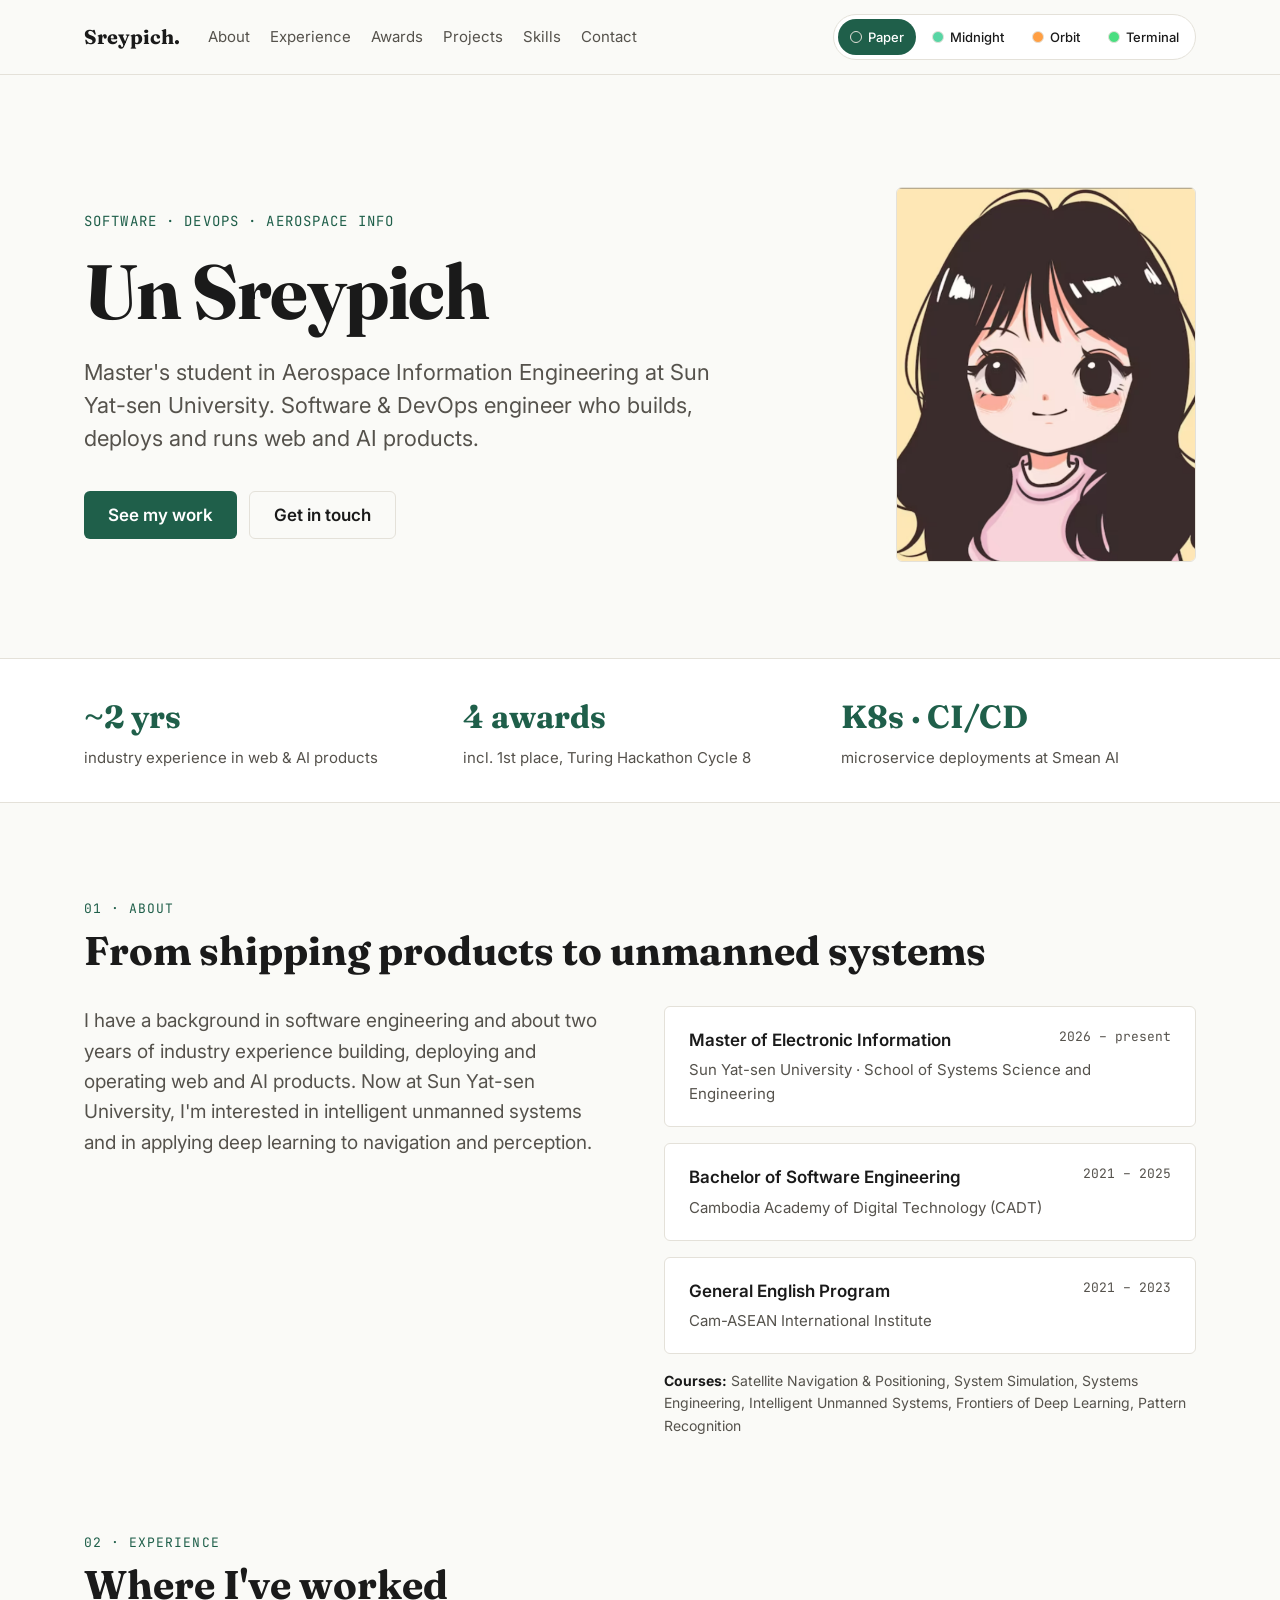
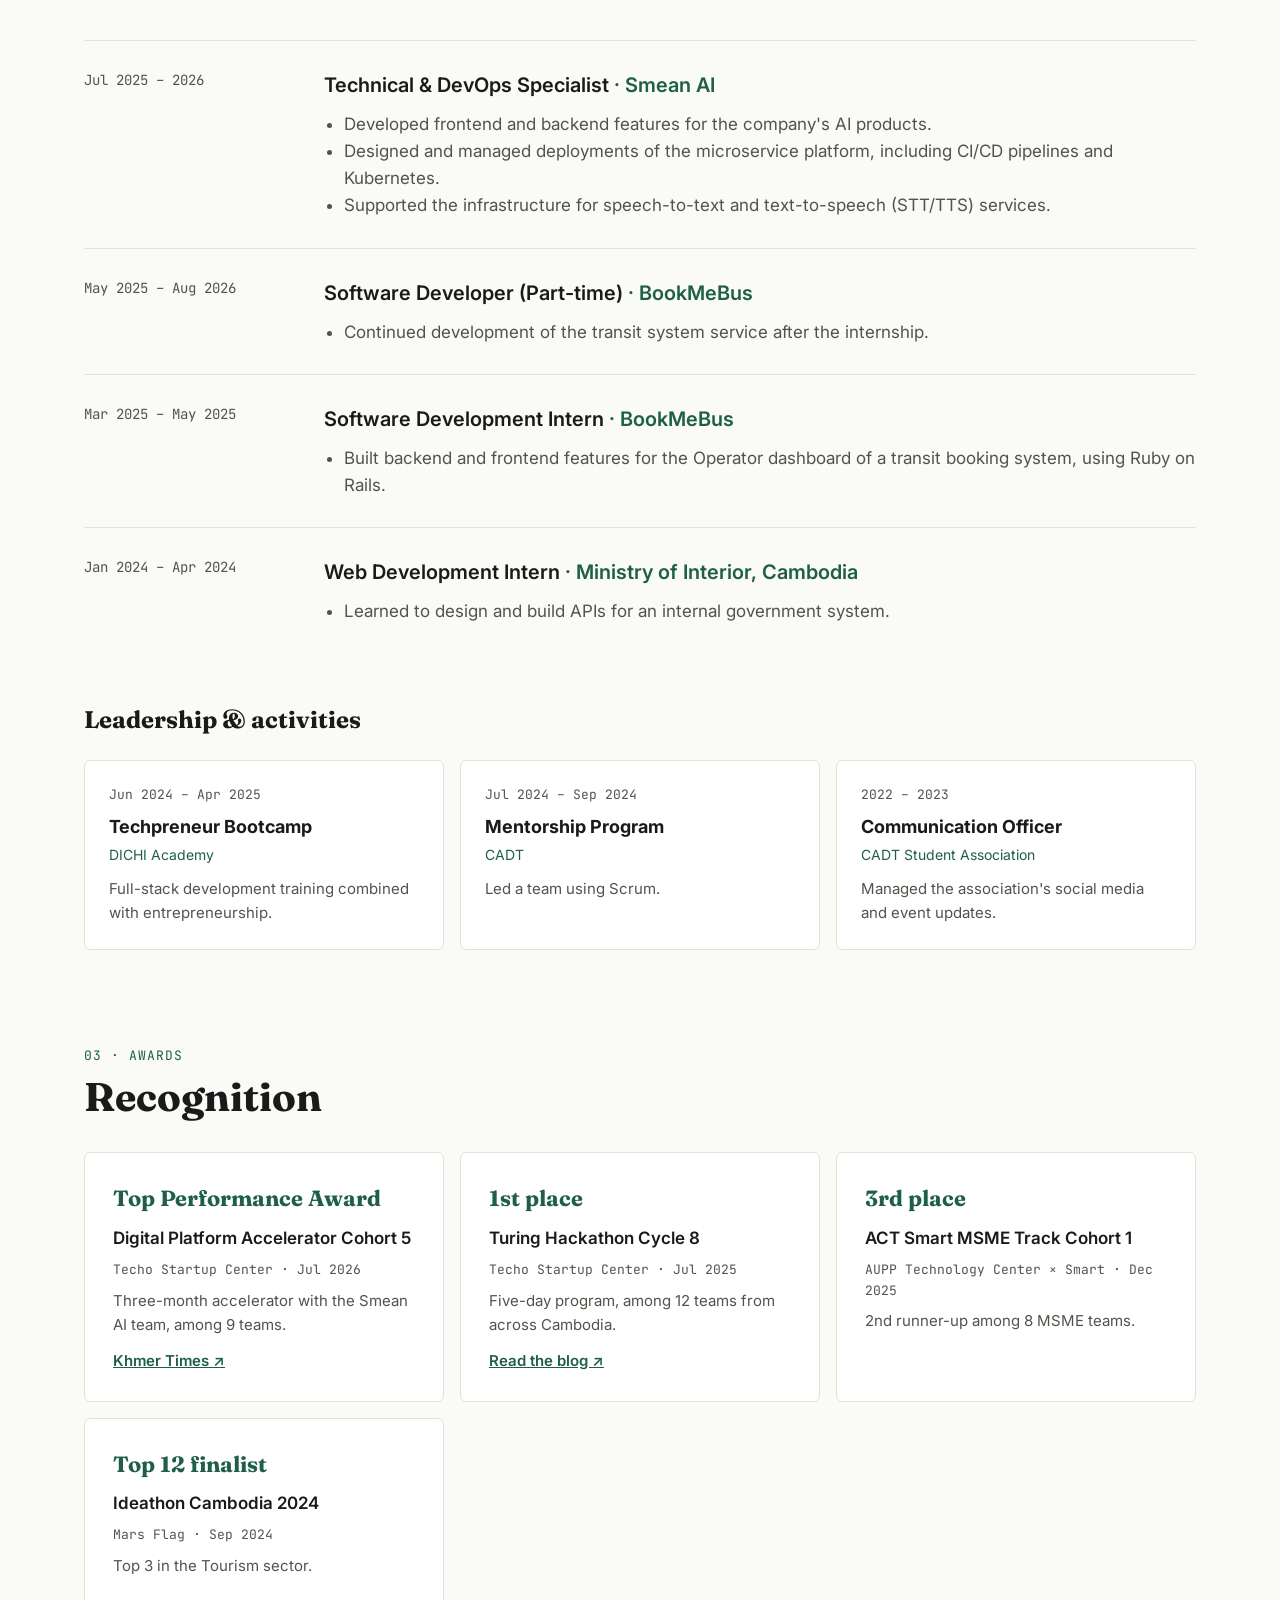
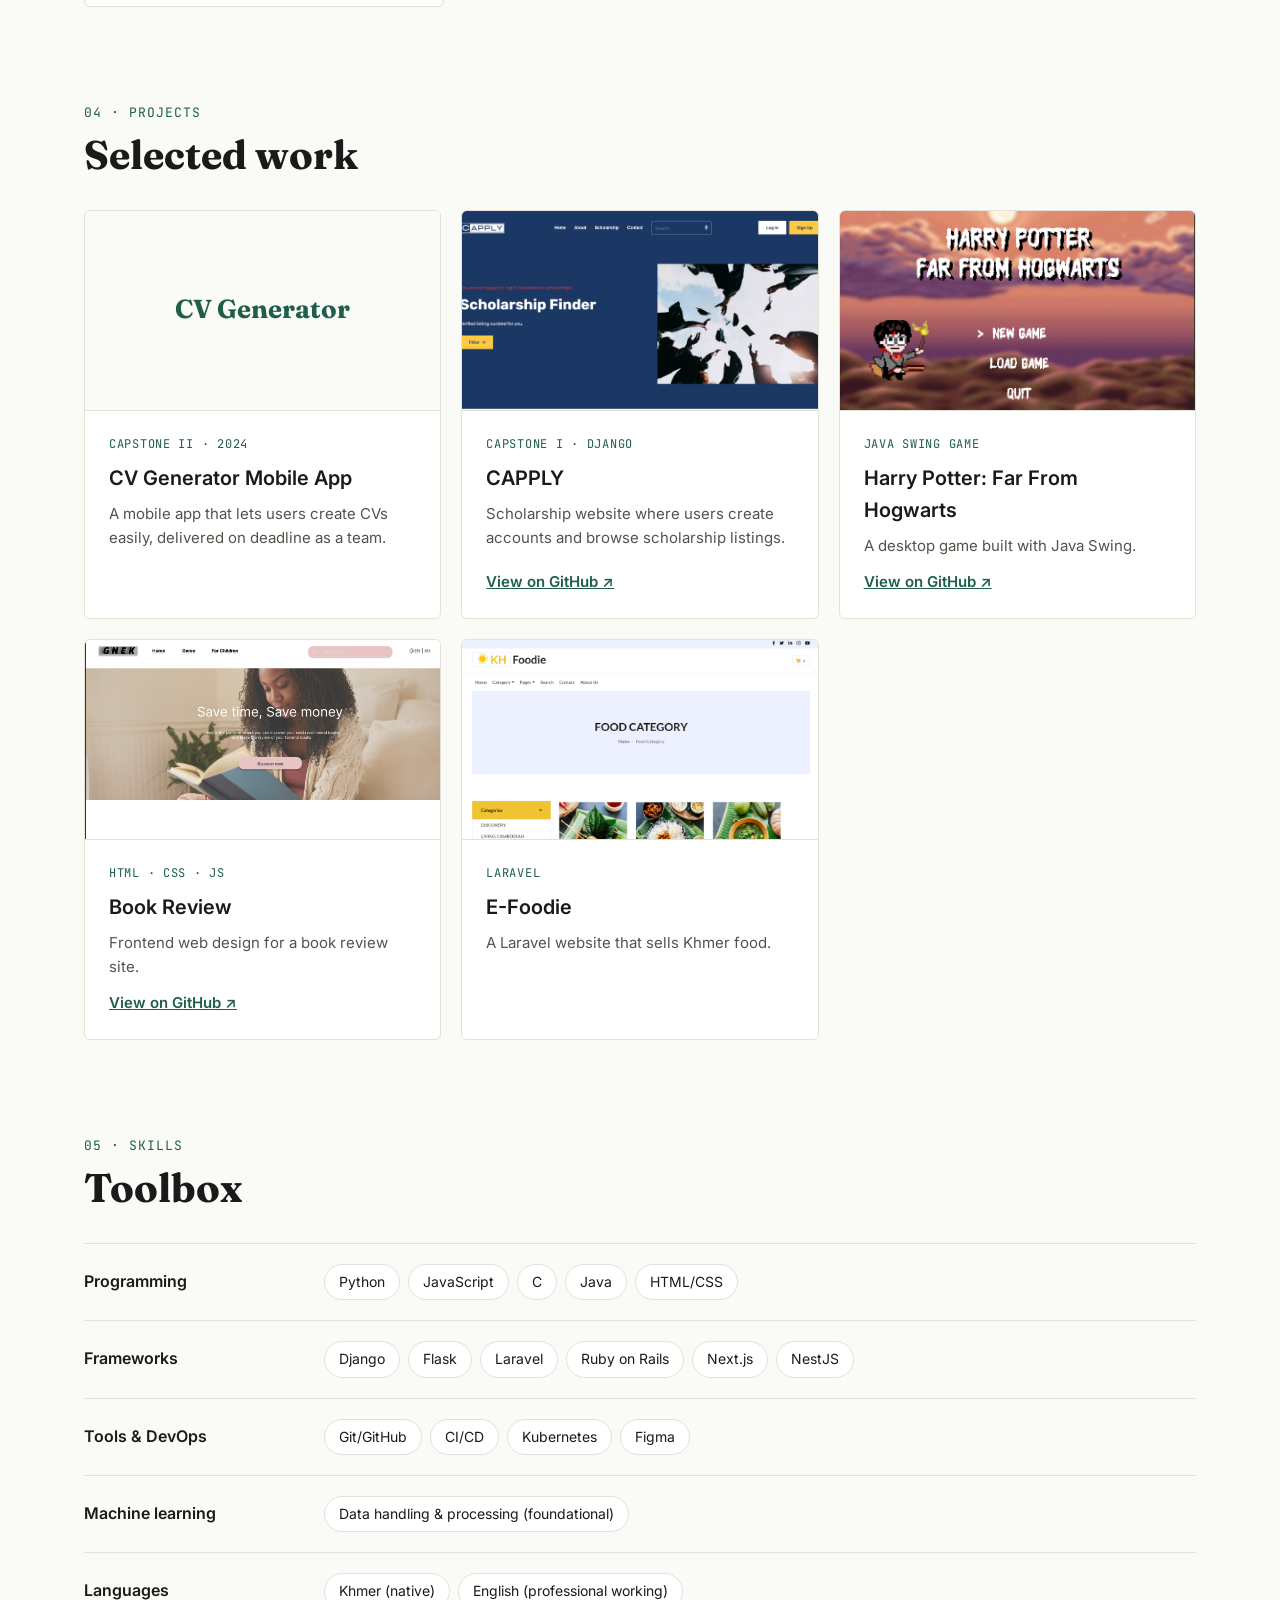
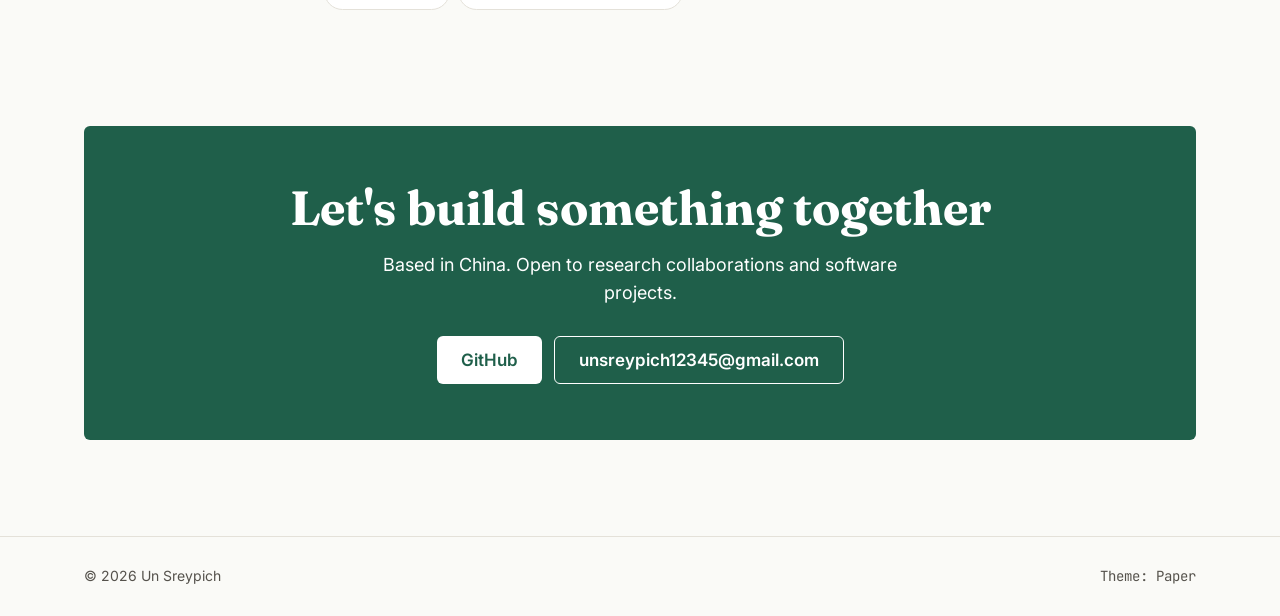
<file: index.html>
<!DOCTYPE html>
<html lang="en" data-theme="paper">
<head>
  <meta charset="utf-8">
  <meta name="viewport" content="width=device-width, initial-scale=1">
  <title>Un Sreypich | Portfolio</title>
  <meta name="description" content="Un Sreypich: Master's student in Aerospace Information Engineering at Sun Yat-sen University. Software & DevOps engineer who builds, deploys and runs web and AI products.">
  <!-- apply saved theme before paint to avoid a flash -->
  <script>
    (function () {
      try {
        var t = localStorage.getItem('theme');
        if (t && /^(paper|midnight|orbit|terminal)$/.test(t)) document.documentElement.setAttribute('data-theme', t);
      } catch (e) {}
    })();
  </script>
  <!-- Google Tag Manager: replace G-Z9LKSRHV3V with your container ID -->
  <script>
    (function(w,d,s,l,i){w[l]=w[l]||[];w[l].push({'gtm.start':
    new Date().getTime(),event:'gtm.js'});var f=d.getElementsByTagName(s)[0],
    j=d.createElement(s),dl=l!='dataLayer'?'&l='+l:'';j.async=true;j.src=
    'https://www.googletagmanager.com/gtm.js?id='+i+dl;f.parentNode.insertBefore(j,f);
    })(window,document,'script','dataLayer','G-Z9LKSRHV3V');
  </script>
  <!-- End Google Tag Manager -->
  <link rel="preconnect" href="https://fonts.googleapis.com">
  <link rel="preconnect" href="https://fonts.gstatic.com" crossorigin>
  <link href="https://fonts.googleapis.com/css2?family=Fraunces:opsz,wght@9..144,500;9..144,700&family=Inter:wght@400;500;600&family=JetBrains+Mono:wght@400;600&family=Space+Grotesk:wght@500;700&display=swap" rel="stylesheet">
  <link rel="stylesheet" href="style.css">
</head>

<body>
  <!-- Google Tag Manager (noscript) - replace G-Z9LKSRHV3V with your container ID -->
  <noscript><iframe src="https://www.googletagmanager.com/ns.html?id=G-Z9LKSRHV3V"
  height="0" width="0" style="display:none;visibility:hidden"></iframe></noscript>
  <!-- End Google Tag Manager (noscript) -->

  <header class="site-header">
    <div class="wrap header-inner">
      <a href="#top" class="logo" data-gtm-button="brand">
        <span data-theme-only="paper">Sreypich.</span>
        <span data-theme-only="midnight">sreypich</span>
        <span data-theme-only="orbit">SREYPICH / SYSU</span>
        <span data-theme-only="terminal">~/sreypich $</span>
      </a>
      <nav class="nav" aria-label="Sections">
        <a href="#about" data-gtm-button="nav-about">About</a>
        <a href="#experience" data-gtm-button="nav-experience">Experience</a>
        <a href="#awards" data-gtm-button="nav-awards">Awards</a>
        <a href="#projects" data-gtm-button="nav-projects">Projects</a>
        <a href="#skills" data-gtm-button="nav-skills">Skills</a>
        <a href="#contact" data-gtm-button="nav-contact">Contact</a>
      </nav>
      <div class="theme-switch" role="group" aria-label="Choose a theme">
        <button type="button" data-set-theme="paper" data-gtm-button="theme-paper"><span class="swatch" aria-hidden="true"></span>Paper</button>
        <button type="button" data-set-theme="midnight" data-gtm-button="theme-midnight"><span class="swatch" aria-hidden="true"></span>Midnight</button>
        <button type="button" data-set-theme="orbit" data-gtm-button="theme-orbit"><span class="swatch" aria-hidden="true"></span>Orbit</button>
        <button type="button" data-set-theme="terminal" data-gtm-button="theme-terminal"><span class="swatch" aria-hidden="true"></span>Terminal</button>
      </div>
    </div>
  </header>

  <main>
    <section id="top" class="wrap hero">
      <div class="hero-text">
        <p class="kicker">
          <span data-theme-only="paper">Software · DevOps · Aerospace info</span>
          <span data-theme-only="midnight">Software · DevOps · AI products</span>
          <span data-theme-only="orbit">Navigation · Perception · Unmanned systems</span>
          <span data-theme-only="terminal">&gt; whoami</span>
        </p>
        <h1>Un Sreypich</h1>
        <p class="hero-lead">Master's student in Aerospace Information Engineering at Sun Yat-sen University. Software &amp; DevOps engineer who builds, deploys and runs web and AI products.</p>
        <div class="btn-row">
          <a href="#projects" class="btn btn-primary" data-gtm-button="hero-projects">See my work</a>
          <a href="#contact" class="btn btn-outline" data-gtm-button="hero-contact">Get in touch</a>
        </div>
      </div>
      <div class="hero-photo">
        <img src="images/profile.png" alt="Portrait of Un Sreypich">
      </div>
    </section>

    <section class="highlights" aria-label="Highlights">
      <div class="wrap highlights-grid">
        <div><p class="stat">~2 yrs</p><p class="muted">industry experience in web &amp; AI products</p></div>
        <div><p class="stat">4 awards</p><p class="muted">incl. 1st place, Turing Hackathon Cycle 8</p></div>
        <div><p class="stat">K8s · CI/CD</p><p class="muted">microservice deployments at Smean AI</p></div>
      </div>
    </section>

    <section id="about" class="wrap section">
      <p class="eyebrow">01 · About</p>
      <h2>From shipping products to unmanned systems</h2>
      <div class="about-grid">
        <p class="about-text">I have a background in software engineering and about two years of industry experience building, deploying and operating web and AI products. Now at Sun Yat-sen University, I'm interested in intelligent unmanned systems and in applying deep learning to navigation and perception.</p>
        <div class="stack">
          <div class="card">
            <div class="card-head"><h3>Master of Electronic Information</h3><span class="date">2026 – present</span></div>
            <p class="muted small">Sun Yat-sen University · School of Systems Science and Engineering</p>
          </div>
          <div class="card">
            <div class="card-head"><h3>Bachelor of Software Engineering</h3><span class="date">2021 – 2025</span></div>
            <p class="muted small">Cambodia Academy of Digital Technology (CADT)</p>
          </div>
          <div class="card">
            <div class="card-head"><h3>General English Program</h3><span class="date">2021 – 2023</span></div>
            <p class="muted small">Cam-ASEAN International Institute</p>
          </div>
          <p class="muted small"><strong class="fg">Courses:</strong> Satellite Navigation &amp; Positioning, System Simulation, Systems Engineering, Intelligent Unmanned Systems, Frontiers of Deep Learning, Pattern Recognition</p>
        </div>
      </div>
    </section>

    <section id="experience" class="wrap section">
      <p class="eyebrow">02 · Experience</p>
      <h2>Where I've worked</h2>
      <div class="rows">
        <div class="row">
          <p class="row-label date">Jul 2025 – 2026</p>
          <div class="row-body">
            <h3>Technical &amp; DevOps Specialist <span class="accent">· Smean AI</span></h3>
            <ul class="muted">
              <li>Developed frontend and backend features for the company's AI products.</li>
              <li>Designed and managed deployments of the microservice platform, including CI/CD pipelines and Kubernetes.</li>
              <li>Supported the infrastructure for speech-to-text and text-to-speech (STT/TTS) services.</li>
            </ul>
          </div>
        </div>
        <div class="row">
          <p class="row-label date">May 2025 – Aug 2026</p>
          <div class="row-body">
            <h3>Software Developer (Part-time) <span class="accent">· BookMeBus</span></h3>
            <ul class="muted"><li>Continued development of the transit system service after the internship.</li></ul>
          </div>
        </div>
        <div class="row">
          <p class="row-label date">Mar 2025 – May 2025</p>
          <div class="row-body">
            <h3>Software Development Intern <span class="accent">· BookMeBus</span></h3>
            <ul class="muted"><li>Built backend and frontend features for the Operator dashboard of a transit booking system, using Ruby on Rails.</li></ul>
          </div>
        </div>
        <div class="row">
          <p class="row-label date">Jan 2024 – Apr 2024</p>
          <div class="row-body">
            <h3>Web Development Intern <span class="accent">· Ministry of Interior, Cambodia</span></h3>
            <ul class="muted"><li>Learned to design and build APIs for an internal government system.</li></ul>
          </div>
        </div>
      </div>

      <h3 class="subhead">Leadership &amp; activities</h3>
      <div class="grid grid-260">
        <div class="card">
          <p class="date">Jun 2024 – Apr 2025</p>
          <h4>Techpreneur Bootcamp</h4>
          <p class="accent small">DICHI Academy</p>
          <p class="muted small">Full-stack development training combined with entrepreneurship.</p>
        </div>
        <div class="card">
          <p class="date">Jul 2024 – Sep 2024</p>
          <h4>Mentorship Program</h4>
          <p class="accent small">CADT</p>
          <p class="muted small">Led a team using Scrum.</p>
        </div>
        <div class="card">
          <p class="date">2022 – 2023</p>
          <h4>Communication Officer</h4>
          <p class="accent small">CADT Student Association</p>
          <p class="muted small">Managed the association's social media and event updates.</p>
        </div>
      </div>
    </section>

    <section id="awards" class="wrap section">
      <p class="eyebrow">03 · Awards</p>
      <h2>Recognition</h2>
      <div class="grid grid-300">
        <div class="card award">
          <p class="rank">Top Performance Award</p>
          <h3>Digital Platform Accelerator Cohort 5</h3>
          <p class="date">Techo Startup Center · Jul 2026</p>
          <p class="muted small">Three-month accelerator with the Smean AI team, among 9 teams.</p>
          <a class="link" href="https://www.khmertimeskh.com/501949133/five-startups-secure-top-honours-in-tsc-accelerator-programme/" target="_blank" rel="noopener" data-gtm-button="award-tsc-news">Khmer Times ↗</a>
        </div>
        <div class="card award">
          <p class="rank">1st place</p>
          <h3>Turing Hackathon Cycle 8</h3>
          <p class="date">Techo Startup Center · Jul 2025</p>
          <p class="muted small">Five-day program, among 12 teams from across Cambodia.</p>
          <a class="link" href="https://startupcambodia.gov.kh/resource/category/blog/281" target="_blank" rel="noopener" data-gtm-button="award-turing-blog">Read the blog ↗</a>
        </div>
        <div class="card award">
          <p class="rank">3rd place</p>
          <h3>ACT Smart MSME Track Cohort 1</h3>
          <p class="date">AUPP Technology Center × Smart · Dec 2025</p>
          <p class="muted small">2nd runner-up among 8 MSME teams.</p>
        </div>
        <div class="card award">
          <p class="rank">Top 12 finalist</p>
          <h3>Ideathon Cambodia 2024</h3>
          <p class="date">Mars Flag · Sep 2024</p>
          <p class="muted small">Top 3 in the Tourism sector.</p>
        </div>
      </div>
    </section>

    <section id="projects" class="wrap section">
      <p class="eyebrow">04 · Projects</p>
      <h2>Selected work</h2>
      <div class="grid grid-320">
        <article class="card project">
          <div class="project-img placeholder" aria-hidden="true">CV Generator</div>
          <div class="project-body">
            <p class="tag">Capstone II · 2024</p>
            <h3>CV Generator Mobile App</h3>
            <p class="muted small grow">A mobile app that lets users create CVs easily, delivered on deadline as a team.</p>
          </div>
        </article>
        <article class="card project">
          <img class="project-img" src="images/capply.png" alt="CAPPLY scholarship website">
          <div class="project-body">
            <p class="tag">Capstone I · Django</p>
            <h3>CAPPLY</h3>
            <p class="muted small grow">Scholarship website where users create accounts and browse scholarship listings.</p>
            <a class="link" href="https://github.com/DiamondLuver/CAPPLY--CAPSTONE-Project" target="_blank" rel="noopener" data-gtm-button="project-capply">View on GitHub ↗</a>
          </div>
        </article>
        <article class="card project">
          <img class="project-img" src="images/harrypotter.png" alt="Harry Potter Far From Hogwarts game">
          <div class="project-body">
            <p class="tag">Java Swing game</p>
            <h3>Harry Potter: Far From Hogwarts</h3>
            <p class="muted small grow">A desktop game built with Java Swing.</p>
            <a class="link" href="https://github.com/DiamondLuver/Harry_Potter_Far_From_Hogwarts" target="_blank" rel="noopener" data-gtm-button="project-harrypotter">View on GitHub ↗</a>
          </div>
        </article>
        <article class="card project">
          <img class="project-img" src="images/book_review.png" alt="Book Review website">
          <div class="project-body">
            <p class="tag">HTML · CSS · JS</p>
            <h3>Book Review</h3>
            <p class="muted small grow">Frontend web design for a book review site.</p>
            <a class="link" href="https://github.com/DiamondLuver/Book-Review-Web-Design" target="_blank" rel="noopener" data-gtm-button="project-bookreview">View on GitHub ↗</a>
          </div>
        </article>
        <article class="card project">
          <img class="project-img" src="images/efoodie.png" alt="E-Foodie website">
          <div class="project-body">
            <p class="tag">Laravel</p>
            <h3>E-Foodie</h3>
            <p class="muted small grow">A Laravel website that sells Khmer food.</p>
          </div>
        </article>
      </div>
    </section>

    <section id="skills" class="wrap section">
      <p class="eyebrow">05 · Skills</p>
      <h2>Toolbox</h2>
      <div class="rows">
        <div class="row"><h3 class="row-label">Programming</h3><div class="tags"><span>Python</span><span>JavaScript</span><span>C</span><span>Java</span><span>HTML/CSS</span></div></div>
        <div class="row"><h3 class="row-label">Frameworks</h3><div class="tags"><span>Django</span><span>Flask</span><span>Laravel</span><span>Ruby on Rails</span><span>Next.js</span><span>NestJS</span></div></div>
        <div class="row"><h3 class="row-label">Tools &amp; DevOps</h3><div class="tags"><span>Git/GitHub</span><span>CI/CD</span><span>Kubernetes</span><span>Figma</span></div></div>
        <div class="row"><h3 class="row-label">Machine learning</h3><div class="tags"><span>Data handling &amp; processing (foundational)</span></div></div>
        <div class="row"><h3 class="row-label">Languages</h3><div class="tags"><span>Khmer (native)</span><span>English (professional working)</span></div></div>
      </div>
    </section>

    <section id="contact" class="wrap section contact-section">
      <div class="cta">
        <h2>Let's build something together</h2>
        <p>Based in China. Open to research collaborations and software projects.</p>
        <div class="btn-row center">
          <a href="https://github.com/DiamondLuver" class="btn btn-inverse" target="_blank" rel="noopener" data-gtm-button="contact-github">GitHub</a>
          <a href="mailto:unsreypich12345@gmail.com" class="btn btn-inverse-outline" data-gtm-button="contact-email">unsreypich12345@gmail.com</a>        </div>
      </div>
    </section>
  </main>

  <footer class="site-footer">
    <div class="wrap footer-inner">
      <span>© 2026 Un Sreypich</span>
      <span class="mono">Theme: <span id="theme-name">Paper</span></span>
    </div>
  </footer>

  <script src="script/script.js"></script>
</body>
</html>
</file>
<file: style.css>
/* ---------- Themes ---------- */
:root,
[data-theme="paper"] {
    --bg: #FAFAF7;
    --surface: #FFFFFF;
    --nav-bg: rgba(250, 250, 247, 0.92);
    --fg: #1A1A1A;
    --muted: #55524C;
    --border: #E4E1D9;
    --accent: #1F5F4A;
    --accent-text: #1F5F4A;
    --accent-ink: #FFFFFF;
    --font-head: 'Fraunces', Georgia, serif;
    --font-body: 'Inter', system-ui, sans-serif;
    --font-mono: 'JetBrains Mono', ui-monospace, monospace;
    --radius: 6px;
    --radius-btn: 6px;
    --radius-pill: 999px;
    color-scheme: light;
}
[data-theme="midnight"] {
    --bg: #0E1116;
    --surface: #161B22;
    --nav-bg: rgba(14, 17, 22, 0.9);
    --fg: #E6EDF3;
    --muted: #9BA7B4;
    --border: #2A3340;
    --accent: #58D5A4;
    --accent-text: #58D5A4;
    --accent-ink: #0E1116;
    --font-head: 'Space Grotesk', 'Inter', sans-serif;
    --radius: 14px;
    --radius-btn: 10px;
    color-scheme: dark;
}
[data-theme="orbit"] {
    --bg: #0B1B33;
    --surface: #12284A;
    --nav-bg: rgba(11, 27, 51, 0.9);
    --fg: #F2F5FA;
    --muted: #AEBCD2;
    --border: #264673;
    --accent: #FF9F43;
    --accent-text: #FFB36B;
    --accent-ink: #0B1B33;
    --font-head: 'Space Grotesk', 'Inter', sans-serif;
    --radius: 20px;
    --radius-btn: 999px;
    color-scheme: dark;
}
[data-theme="terminal"] {
    --bg: #0A0A0A;
    --surface: #121412;
    --nav-bg: rgba(10, 10, 10, 0.92);
    --fg: #D8F3DC;
    --muted: #93B79A;
    --border: #2B3A2E;
    --accent: #4ADE80;
    --accent-text: #4ADE80;
    --accent-ink: #0A0A0A;
    --font-head: 'JetBrains Mono', ui-monospace, monospace;
    --font-body: 'JetBrains Mono', ui-monospace, monospace;
    --radius: 0px;
    --radius-btn: 0px;
    --radius-pill: 0px;
    color-scheme: dark;
}

/* theme-specific text (logo, kicker) */
[data-theme-only] { display: none; }
[data-theme="paper"] [data-theme-only="paper"],
[data-theme="midnight"] [data-theme-only="midnight"],
[data-theme="orbit"] [data-theme-only="orbit"],
[data-theme="terminal"] [data-theme-only="terminal"] { display: inline; }

/* ---------- Base ---------- */
*, *::before, *::after { box-sizing: border-box; }
html { scroll-behavior: smooth; scroll-padding-top: 80px; }
body {
    margin: 0;
    background: var(--bg);
    color: var(--fg);
    font-family: var(--font-body);
    font-size: 17px;
    line-height: 1.6;
    transition: background-color .3s, color .3s;
}
a { color: inherit; }
img { max-width: 100%; }
h1, h2, h3, h4, p { margin: 0; }
h1, h2 { font-family: var(--font-head); }
:focus-visible { outline: 2px solid var(--accent); outline-offset: 2px; }

.wrap { max-width: 1160px; margin: 0 auto; padding-left: 24px; padding-right: 24px; }
.muted { color: var(--muted); }
.small { font-size: 15px; }
.fg { color: var(--fg); }
.accent { color: var(--accent-text); }
.mono { font-family: var(--font-mono); }
.date { font-family: var(--font-mono); font-size: 13px; color: var(--muted); }
.grow { flex-grow: 1; }

/* ---------- Header ---------- */
.site-header {
    position: sticky;
    top: 0;
    z-index: 10;
    background: var(--nav-bg);
    border-bottom: 1px solid var(--border);
    backdrop-filter: blur(8px);
    -webkit-backdrop-filter: blur(8px);
}
.header-inner {
    padding-top: 14px;
    padding-bottom: 14px;
    display: flex;
    flex-wrap: wrap;
    align-items: center;
    gap: 12px 28px;
}
.logo {
    font-family: var(--font-head);
    font-weight: 700;
    font-size: 20px;
    text-decoration: none;
}
.nav {
    display: flex;
    flex-wrap: wrap;
    gap: 0 20px;
    font-size: 15px;
    flex-grow: 1;
}
.nav a {
    color: var(--muted);
    text-decoration: none;
    padding: 10px 0;
}
.nav a:hover { color: var(--fg); }

.theme-switch {
    display: flex;
    gap: 4px;
    padding: 4px;
    border: 1px solid var(--border);
    border-radius: var(--radius-pill);
    background: var(--surface);
}
.theme-switch button {
    min-height: 36px;
    padding: 6px 12px;
    display: flex;
    align-items: center;
    gap: 6px;
    border: 0;
    border-radius: var(--radius-pill);
    background: transparent;
    color: var(--fg);
    font: 500 13px/1 var(--font-body);
    cursor: pointer;
}
.theme-switch button[aria-pressed="true"] {
    background: var(--accent);
    color: var(--accent-ink);
}
.swatch {
    width: 12px;
    height: 12px;
    border-radius: 50%;
    border: 1px solid var(--border);
}
[data-set-theme="paper"] .swatch { background: #1F5F4A; }
[data-set-theme="midnight"] .swatch { background: #58D5A4; }
[data-set-theme="orbit"] .swatch { background: #FF9F43; }
[data-set-theme="terminal"] .swatch { background: #4ADE80; }

/* ---------- Hero ---------- */
.hero {
    padding-top: 112px;
    padding-bottom: 96px;
    display: flex;
    flex-wrap: wrap;
    gap: 56px;
    align-items: center;
}
.hero-text { flex: 999 1 520px; min-width: 0; }
.hero-photo { flex: 1 1 300px; max-width: 380px; }
.hero-photo img {
    display: block;
    width: 100%;
    aspect-ratio: 4 / 5;
    object-fit: cover;
    border-radius: var(--radius);
    border: 1px solid var(--border);
}
.kicker, .eyebrow {
    font-family: var(--font-mono);
    font-size: 14px;
    letter-spacing: .08em;
    text-transform: uppercase;
    color: var(--accent-text);
    margin-bottom: 20px;
}
.eyebrow { font-size: 13px; margin-bottom: 8px; }
h1 {
    font-weight: 700;
    font-size: clamp(44px, 6vw, 80px);
    line-height: 1.04;
    letter-spacing: -0.02em;
}
.hero-lead {
    margin-top: 24px;
    font-size: 22px;
    line-height: 1.5;
    color: var(--muted);
    max-width: 640px;
}
.btn-row { margin-top: 36px; display: flex; flex-wrap: wrap; gap: 12px; }
.btn-row.center { justify-content: center; margin-top: 28px; }
.btn {
    min-height: 48px;
    display: inline-flex;
    align-items: center;
    padding: 0 24px;
    border-radius: var(--radius-btn);
    font-weight: 600;
    text-decoration: none;
    transition: opacity .2s;
}
.btn:hover { opacity: .85; }
.btn-primary { background: var(--accent); color: var(--accent-ink); }
.btn-outline { border: 1px solid var(--border); color: var(--fg); }
.btn-inverse { background: var(--accent-ink); color: var(--accent); }
.btn-inverse-outline { border: 1px solid var(--accent-ink); color: var(--accent-ink); }

/* ---------- Highlights ---------- */
.highlights {
    border-top: 1px solid var(--border);
    border-bottom: 1px solid var(--border);
    background: var(--surface);
}
.highlights-grid {
    padding-top: 32px;
    padding-bottom: 32px;
    display: grid;
    grid-template-columns: repeat(auto-fit, minmax(220px, 1fr));
    gap: 24px;
}
.stat {
    font-family: var(--font-head);
    font-size: 32px;
    font-weight: 700;
    color: var(--accent-text);
}
.highlights .muted { font-size: 15px; margin-top: 4px; }

/* ---------- Sections ---------- */
.section { padding-top: 96px; }
.section h2 { font-size: 40px; line-height: 1.15; margin-bottom: 32px; }
.subhead { font-family: var(--font-head); font-size: 24px; margin: 48px 0 20px; }

.card {
    background: var(--surface);
    border: 1px solid var(--border);
    border-radius: var(--radius);
    padding: 24px;
    transition: transform .2s, border-color .2s;
}
.card:hover { transform: translateY(-3px); border-color: var(--accent); }
.card h3 { font-size: 17px; font-weight: 600; }
.card h4 { font-size: 18px; margin: 8px 0 2px; }
.card .accent.small { margin-bottom: 10px; font-size: 14px; }
.card-head { display: flex; flex-wrap: wrap; justify-content: space-between; gap: 4px 16px; }
.card-head + .muted { margin-top: 4px; }

.about-grid { display: flex; flex-wrap: wrap; gap: 48px; }
.about-text { flex: 1 1 420px; font-size: 19px; color: var(--muted); }
.stack { flex: 1 1 420px; display: flex; flex-direction: column; gap: 16px; }
.stack .card { padding: 20px 24px; }
.stack > .muted { font-size: 14px; }

.rows { display: flex; flex-direction: column; }
.row {
    display: flex;
    flex-wrap: wrap;
    gap: 8px 40px;
    padding: 28px 0;
    border-top: 1px solid var(--border);
}
.row-label { flex: 0 0 200px; font-size: 14px; }
h3.row-label { font-size: 16px; font-weight: 600; }
.row-body { flex: 999 1 480px; min-width: 0; }
.row-body h3 { font-size: 20px; font-weight: 600; }
.row-body ul { margin: 10px 0 0; padding-left: 20px; }
#skills .row { padding: 20px 0; align-items: baseline; }

.grid { display: grid; gap: 16px; }
.grid-260 { grid-template-columns: repeat(auto-fit, minmax(260px, 1fr)); }
.grid-300 { grid-template-columns: repeat(auto-fit, minmax(300px, 1fr)); }
.grid-320 { grid-template-columns: repeat(auto-fill, minmax(320px, 1fr)); gap: 20px; }

.award { padding: 28px; display: flex; flex-direction: column; gap: 8px; }
.rank { font-family: var(--font-head); font-size: 22px; font-weight: 700; color: var(--accent-text); }
.link { font-size: 15px; font-weight: 600; color: var(--accent-text); margin-top: 4px; }

.project { padding: 0; overflow: hidden; display: flex; flex-direction: column; }
.project-img {
    display: block;
    width: 100%;
    height: 200px;
    object-fit: cover;
    border-bottom: 1px solid var(--border);
}
.placeholder {
    display: flex;
    align-items: center;
    justify-content: center;
    background: var(--bg);
    font-family: var(--font-head);
    font-size: 26px;
    font-weight: 700;
    color: var(--accent-text);
}
.project-body { padding: 24px; display: flex; flex-direction: column; gap: 8px; flex-grow: 1; }
.project-body h3 { font-size: 20px; }
.tag {
    font-family: var(--font-mono);
    font-size: 12px;
    letter-spacing: .06em;
    text-transform: uppercase;
    color: var(--accent-text);
}

.tags { flex: 999 1 400px; display: flex; flex-wrap: wrap; gap: 8px; }
.tags span {
    padding: 6px 14px;
    border: 1px solid var(--border);
    border-radius: var(--radius-pill);
    background: var(--surface);
    font-size: 14px;
}

/* ---------- Contact ---------- */
.contact-section { padding-bottom: 96px; }
.cta {
    padding: 56px 40px;
    border-radius: var(--radius);
    background: var(--accent);
    color: var(--accent-ink);
    text-align: center;
}
.cta h2 { font-size: clamp(32px, 4vw, 48px); line-height: 1.1; margin-bottom: 0; }
.cta p { margin: 16px auto 0; max-width: 560px; font-size: 18px; }

/* ---------- Footer ---------- */
.site-footer { border-top: 1px solid var(--border); }
.footer-inner {
    padding-top: 28px;
    padding-bottom: 28px;
    display: flex;
    flex-wrap: wrap;
    justify-content: space-between;
    gap: 12px;
    font-size: 14px;
    color: var(--muted);
}

/* ---------- Small screens ---------- */
@media (max-width: 640px) {
    .hero { padding-top: 56px; padding-bottom: 64px; gap: 40px; }
    .hero-lead { font-size: 19px; }
    .section { padding-top: 72px; }
    .section h2 { font-size: 32px; }
    .row-label { flex-basis: 100%; }
    .cta { padding: 40px 24px; }
    .site-header { position: static; }
}

@media (prefers-reduced-motion: reduce) {
    html { scroll-behavior: auto; }
    body, .card { transition: none; }
}
</file>
